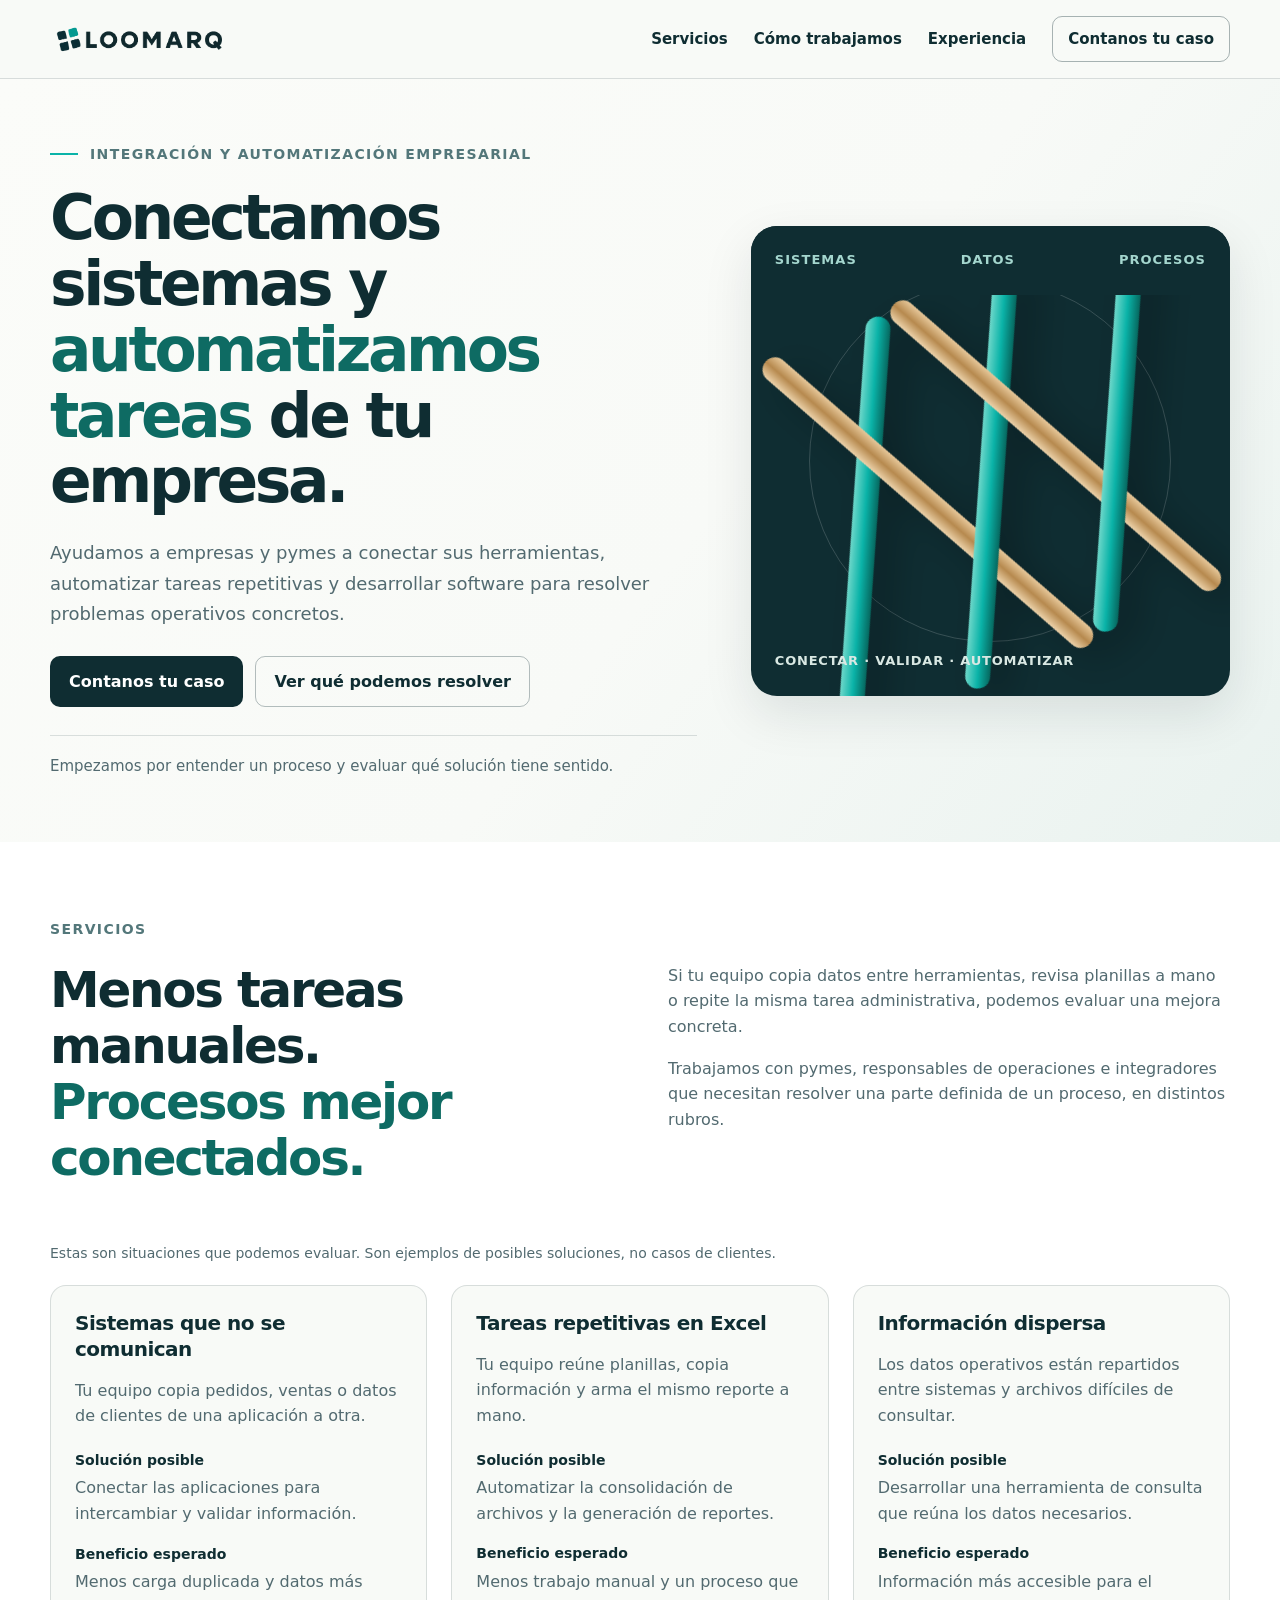
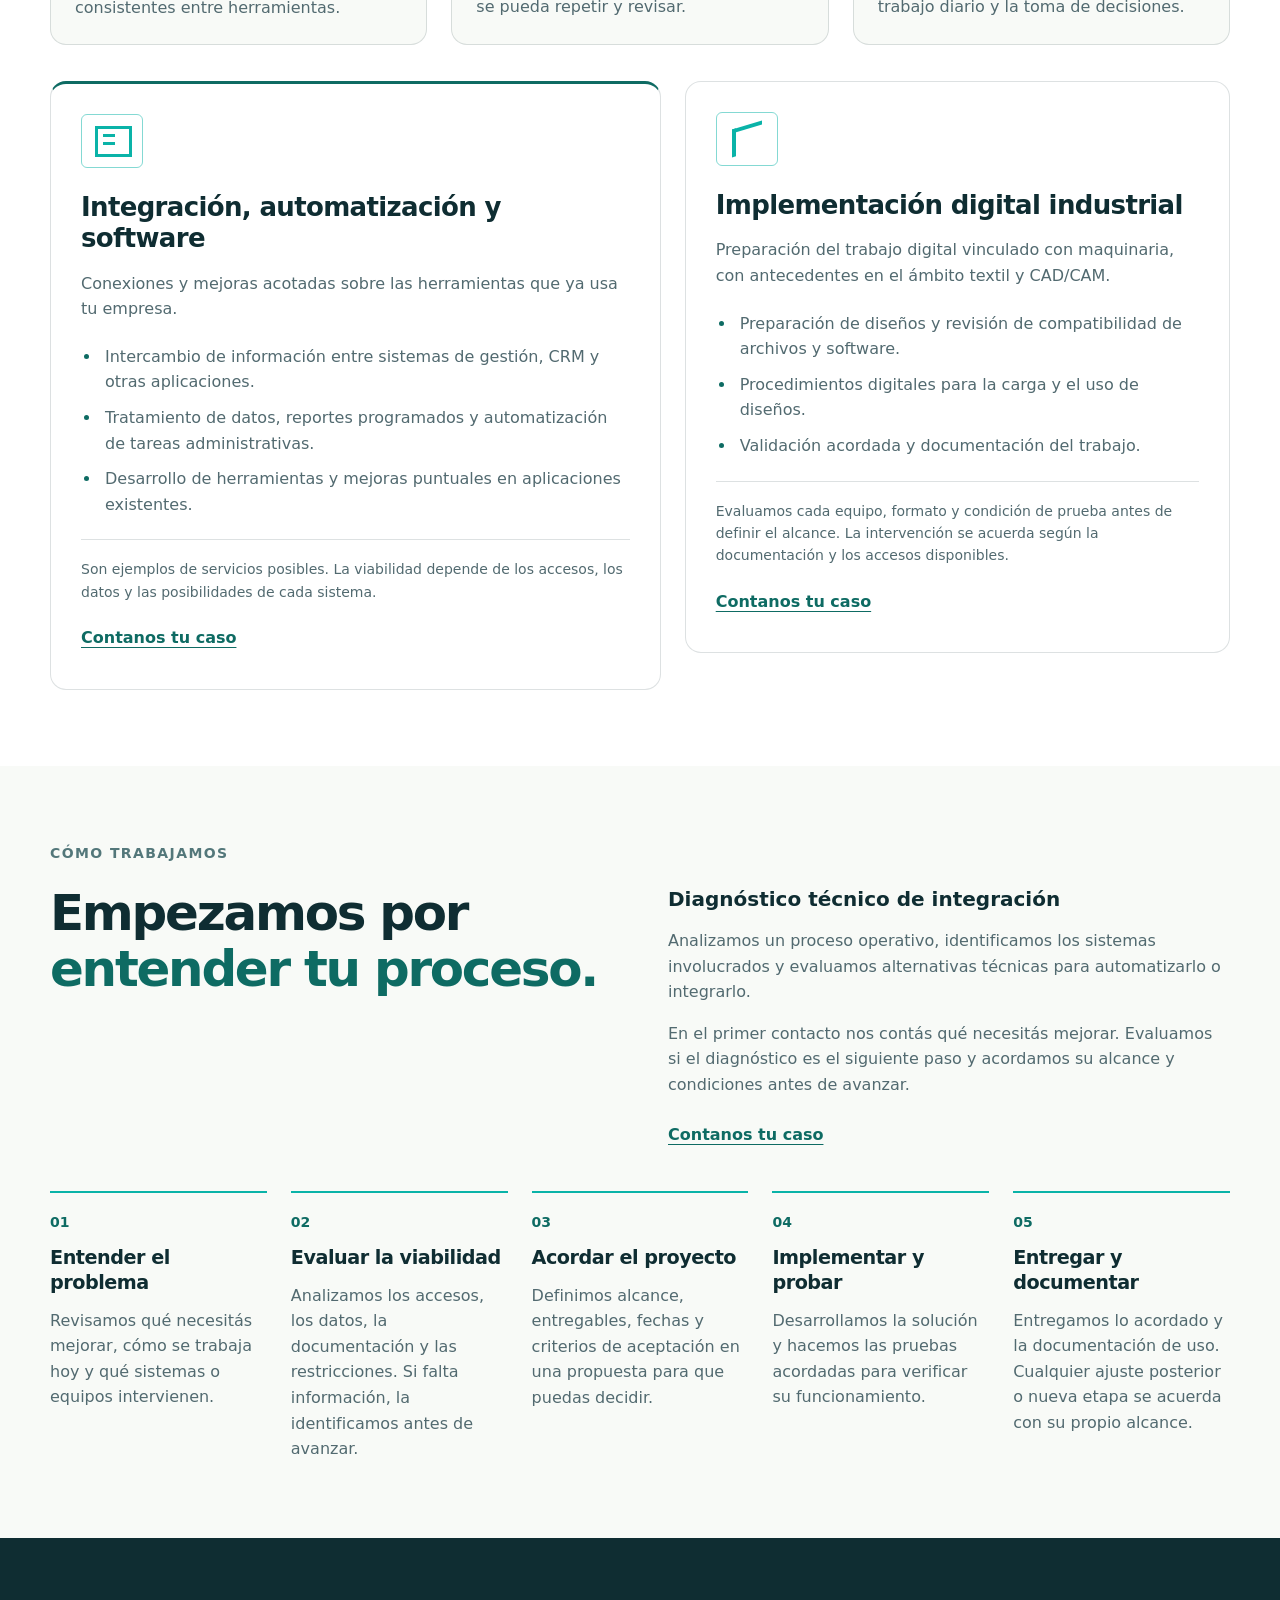
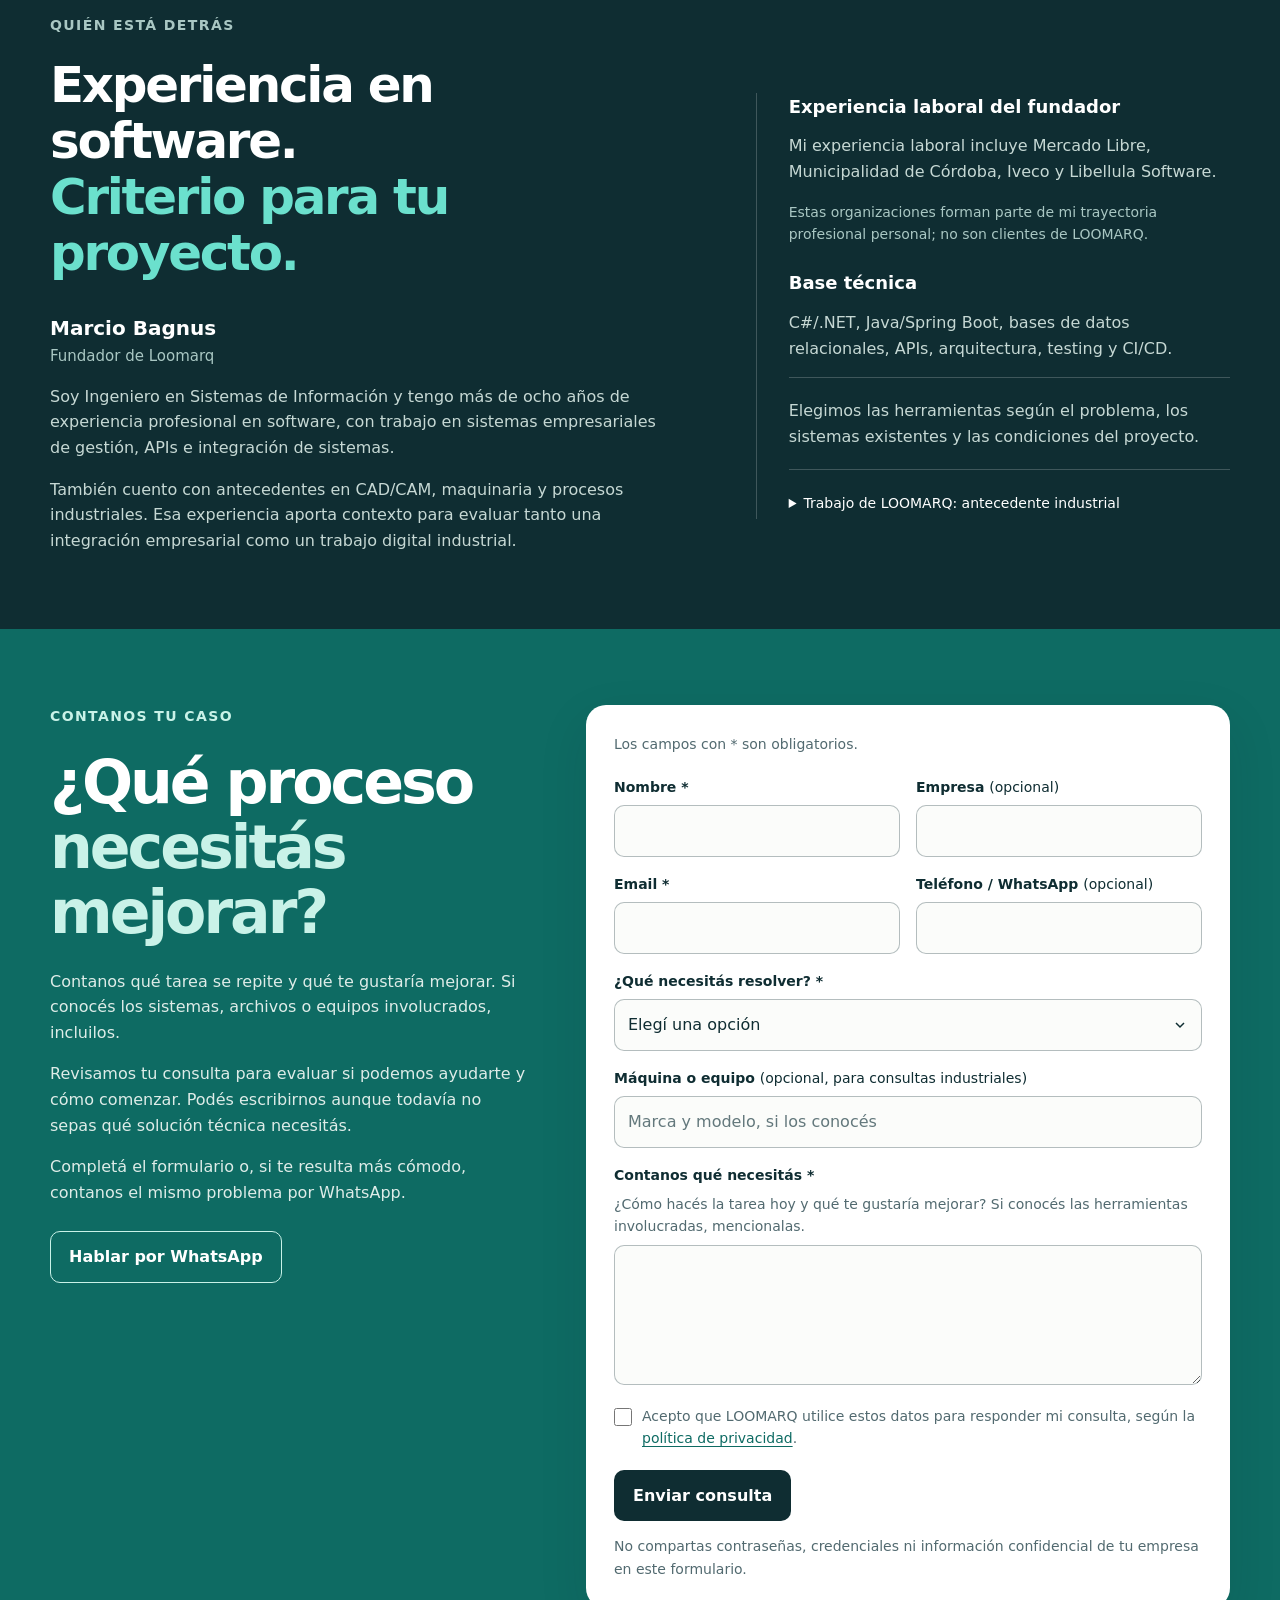
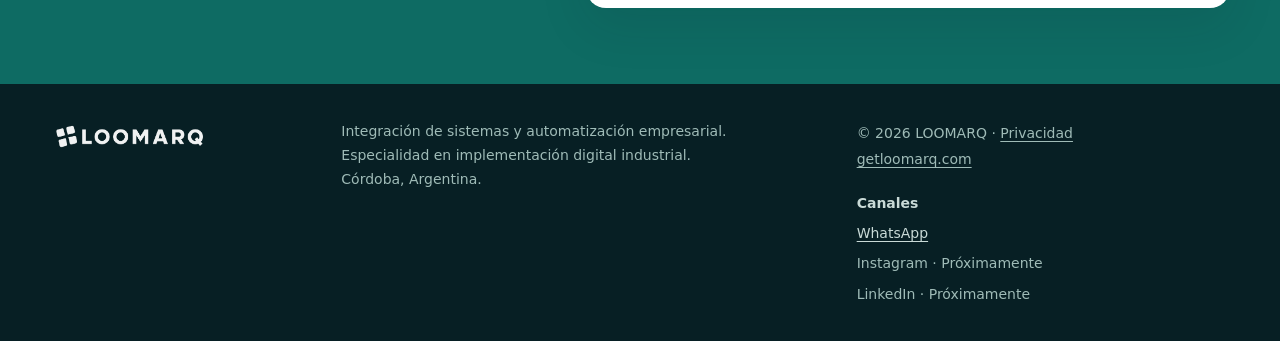
<file: index.html>
<!doctype html>
<html lang="es-AR">
<head>
  <meta charset="utf-8">
  <meta name="viewport" content="width=device-width,initial-scale=1">
  <title>LOOMARQ | Integración de sistemas y automatización empresarial</title>
  <meta name="description" content="Integramos sistemas, automatizamos tareas y desarrollamos software para resolver problemas operativos de empresas y pymes. Especialidad digital industrial.">
  <meta name="theme-color" content="#0f2d32">
  <link rel="canonical" href="https://getloomarq.com/">
  <meta property="og:type" content="website">
  <meta property="og:locale" content="es_AR">
  <meta property="og:site_name" content="LOOMARQ">
  <meta property="og:title" content="LOOMARQ | Integración de sistemas y automatización empresarial">
  <meta property="og:description" content="Integramos sistemas, automatizamos tareas y desarrollamos software para resolver problemas operativos de empresas y pymes. Especialidad digital industrial.">
  <meta property="og:url" content="https://getloomarq.com/">
  <meta property="og:image" content="https://getloomarq.com/assets/img/brand/loomarq-symbol-primary.png">
  <meta property="og:image:alt" content="Símbolo de LOOMARQ">
  <meta name="twitter:card" content="summary">
  <meta name="twitter:title" content="LOOMARQ | Integración de sistemas y automatización empresarial">
  <meta name="twitter:description" content="Integramos sistemas, automatizamos tareas y desarrollamos software para resolver problemas operativos de empresas y pymes. Especialidad digital industrial.">
  <meta name="twitter:image" content="https://getloomarq.com/assets/img/brand/loomarq-symbol-primary.png">
  <meta name="twitter:image:alt" content="Símbolo de LOOMARQ">
  <link rel="icon" href="./favicon.ico" sizes="any">
  <link rel="icon" type="image/png" sizes="32x32" href="./assets/icons/favicon-32x32.png">
  <link rel="apple-touch-icon" href="./assets/icons/apple-touch-icon.png">
  <link rel="manifest" href="./site.webmanifest">
  <link rel="stylesheet" href="./assets/css/styles.css">
  <script type="application/ld+json">{"@context":"https://schema.org","@type":"Organization","name":"LOOMARQ","url":"https://getloomarq.com/","logo":"https://getloomarq.com/assets/img/brand/loomarq-logo-primary.png","description":"Integración de sistemas y automatización de procesos empresariales mediante proyectos de alcance definido. Especialidad en implementación digital industrial.","areaServed":"AR","founder":{"@type":"Person","name":"Marcio Bagnus","jobTitle":"Ingeniero en Sistemas de Información"}}</script>
</head>
<body>
<a class="skip" href="#contenido">Ir al contenido</a>
<header class="header">
  <div class="wrap header__inner">
    <a class="brand" href="#inicio" aria-label="LOOMARQ, inicio"><img src="./assets/img/brand/loomarq-logo-primary.png" width="300" height="100" alt="LOOMARQ"></a>
    <button class="menu" data-menu type="button" hidden aria-label="Abrir menú" aria-controls="navegacion" aria-expanded="false">Menú <span aria-hidden="true">☰</span></button>
    <nav class="nav" id="navegacion" data-nav aria-label="Navegación principal">
      <a href="#soluciones">Servicios</a>
      <a href="#metodo">Cómo trabajamos</a>
      <a href="#experiencia">Experiencia</a>
      <a class="nav__cta" href="#contacto">Contanos tu caso</a>
    </nav>
  </div>
</header>
<main id="contenido">
  <section class="hero" id="inicio" aria-labelledby="portada-titulo">
    <div class="wrap hero__grid">
      <div>
        <p class="eyebrow">Integración y automatización empresarial</p>
        <h1 id="portada-titulo">Conectamos sistemas y <em>automatizamos tareas</em> de tu empresa.</h1>
        <p class="lead">Ayudamos a empresas y pymes a conectar sus herramientas, automatizar tareas repetitivas y desarrollar software para resolver problemas operativos concretos.</p>
        <div class="actions">
          <a class="btn btn--primary" href="#contacto">Contanos tu caso</a>
          <a class="btn btn--secondary" href="#soluciones">Ver qué podemos resolver</a>
        </div>
        <p class="hero__scope">Empezamos por entender un proceso y evaluar qué solución tiene sentido.</p>
      </div>
      <div class="machine-art" aria-hidden="true">
        <div class="machine-art__top"><span>SISTEMAS</span><span>DATOS</span><span>PROCESOS</span></div>
        <div class="braid"><span class="thread"></span><span class="thread"></span><span class="thread"></span><span class="thread"></span><span class="thread"></span></div>
        <div class="machine-art__caption">CONECTAR · VALIDAR · AUTOMATIZAR</div>
      </div>
    </div>
  </section>

  <section class="section section--white" id="soluciones" aria-labelledby="servicios-titulo">
    <div class="wrap">
      <p class="kicker">Servicios</p>
      <div class="section__head">
        <h2 id="servicios-titulo">Menos tareas manuales.<br><em>Procesos mejor conectados.</em></h2>
        <div class="section__copy" id="proposito">
          <p>Si tu equipo copia datos entre herramientas, revisa planillas a mano o repite la misma tarea administrativa, podemos evaluar una mejora concreta.</p>
          <p>Trabajamos con pymes, responsables de operaciones e integradores que necesitan resolver una parte definida de un proceso, en distintos rubros.</p>
        </div>
      </div>
      <p class="situations__intro">Estas son situaciones que podemos evaluar. Son ejemplos de posibles soluciones, no casos de clientes.</p>
      <div class="situations">
        <article class="situation">
          <h3>Sistemas que no se comunican</h3>
          <p>Tu equipo copia pedidos, ventas o datos de clientes de una aplicación a otra.</p>
          <dl>
            <dt>Solución posible</dt>
            <dd>Conectar las aplicaciones para intercambiar y validar información.</dd>
            <dt>Beneficio esperado</dt>
            <dd>Menos carga duplicada y datos más consistentes entre herramientas.</dd>
          </dl>
        </article>
        <article class="situation">
          <h3>Tareas repetitivas en Excel</h3>
          <p>Tu equipo reúne planillas, copia información y arma el mismo reporte a mano.</p>
          <dl>
            <dt>Solución posible</dt>
            <dd>Automatizar la consolidación de archivos y la generación de reportes.</dd>
            <dt>Beneficio esperado</dt>
            <dd>Menos trabajo manual y un proceso que se pueda repetir y revisar.</dd>
          </dl>
        </article>
        <article class="situation">
          <h3>Información dispersa</h3>
          <p>Los datos operativos están repartidos entre sistemas y archivos difíciles de consultar.</p>
          <dl>
            <dt>Solución posible</dt>
            <dd>Desarrollar una herramienta de consulta que reúna los datos necesarios.</dd>
            <dt>Beneficio esperado</dt>
            <dd>Información más accesible para el trabajo diario y la toma de decisiones.</dd>
          </dl>
        </article>
      </div>
      <div class="cards">
        <article class="card card--main">
          <div class="iconbox iconbox--software" aria-hidden="true"></div>
          <h3>Integración, automatización y software</h3>
          <p>Conexiones y mejoras acotadas sobre las herramientas que ya usa tu empresa.</p>
          <ul class="service-list">
            <li>Intercambio de información entre sistemas de gestión, CRM y otras aplicaciones.</li>
            <li>Tratamiento de datos, reportes programados y automatización de tareas administrativas.</li>
            <li>Desarrollo de herramientas y mejoras puntuales en aplicaciones existentes.</li>
          </ul>
          <p class="service-note">Son ejemplos de servicios posibles. La viabilidad depende de los accesos, los datos y las posibilidades de cada sistema.</p>
          <a class="text-link" href="#contacto">Contanos tu caso</a>
        </article>
        <article class="card">
          <div class="iconbox iconbox--design" aria-hidden="true"></div>
          <h3>Implementación digital industrial</h3>
          <p>Preparación del trabajo digital vinculado con maquinaria, con antecedentes en el ámbito textil y CAD/CAM.</p>
          <ul class="service-list">
            <li>Preparación de diseños y revisión de compatibilidad de archivos y software.</li>
            <li>Procedimientos digitales para la carga y el uso de diseños.</li>
            <li>Validación acordada y documentación del trabajo.</li>
          </ul>
          <p class="service-note">Evaluamos cada equipo, formato y condición de prueba antes de definir el alcance. La intervención se acuerda según la documentación y los accesos disponibles.</p>
          <a class="text-link" href="#contacto">Contanos tu caso</a>
        </article>
      </div>
    </div>
  </section>

  <section class="section" id="metodo" aria-labelledby="metodo-titulo">
    <div class="wrap">
      <p class="kicker">Cómo trabajamos</p>
      <div class="section__head">
        <h2 id="metodo-titulo">Empezamos por<br><em>entender tu proceso.</em></h2>
        <div class="section__copy">
          <h3 class="diagnosis-title">Diagnóstico técnico de integración</h3>
          <p>Analizamos un proceso operativo, identificamos los sistemas involucrados y evaluamos alternativas técnicas para automatizarlo o integrarlo.</p>
          <p>En el primer contacto nos contás qué necesitás mejorar. Evaluamos si el diagnóstico es el siguiente paso y acordamos su alcance y condiciones antes de avanzar.</p>
          <a class="text-link" href="#contacto">Contanos tu caso</a>
        </div>
      </div>
      <ol class="steps">
        <li class="step"><h3>Entender el problema</h3><p>Revisamos qué necesitás mejorar, cómo se trabaja hoy y qué sistemas o equipos intervienen.</p></li>
        <li class="step"><h3>Evaluar la viabilidad</h3><p>Analizamos los accesos, los datos, la documentación y las restricciones. Si falta información, la identificamos antes de avanzar.</p></li>
        <li class="step"><h3>Acordar el proyecto</h3><p>Definimos alcance, entregables, fechas y criterios de aceptación en una propuesta para que puedas decidir.</p></li>
        <li class="step"><h3>Implementar y probar</h3><p>Desarrollamos la solución y hacemos las pruebas acordadas para verificar su funcionamiento.</p></li>
        <li class="step"><h3>Entregar y documentar</h3><p>Entregamos lo acordado y la documentación de uso. Cualquier ajuste posterior o nueva etapa se acuerda con su propio alcance.</p></li>
      </ol>
    </div>
  </section>

  <section class="section section--dark" id="experiencia" aria-labelledby="experiencia-titulo">
    <div class="wrap">
      <p class="kicker">Quién está detrás</p>
      <div class="section__head experience">
        <div>
          <h2 id="experiencia-titulo">Experiencia en software.<br><em>Criterio para tu proyecto.</em></h2>
          <p class="founder">Marcio Bagnus <span>Fundador de Loomarq</span></p>
          <div class="section__copy">
            <p>Soy Ingeniero en Sistemas de Información y tengo más de ocho años de experiencia profesional en software, con trabajo en sistemas empresariales de gestión, APIs e integración de sistemas.</p>
            <p>También cuento con antecedentes en CAD/CAM, maquinaria y procesos industriales. Esa experiencia aporta contexto para evaluar tanto una integración empresarial como un trabajo digital industrial.</p>
          </div>
        </div>
        <div class="experience__background">
          <h3>Experiencia laboral del fundador</h3>
          <p>Mi experiencia laboral incluye Mercado Libre, Municipalidad de Córdoba, Iveco y Libellula Software.</p>
          <p class="experience__clarification">Estas organizaciones forman parte de mi trayectoria profesional personal; no son clientes de LOOMARQ.</p>
          <h3>Base técnica</h3>
          <p>C#/.NET, Java/Spring Boot, bases de datos relacionales, APIs, arquitectura, testing y CI/CD.</p>
          <p class="experience__note" id="evolucion">Elegimos las herramientas según el problema, los sistemas existentes y las condiciones del proyecto.</p>
          <details class="case-note">
            <summary>Trabajo de LOOMARQ: antecedente industrial</summary>
            <p>El antecedente inicial de LOOMARQ es la preparación de un diseño para una máquina automatizada. La documentación del trabajo y la autorización para compartir materiales están pendientes.</p>
          </details>
        </div>
      </div>
    </div>
  </section>

  <section class="section contact" id="contacto" aria-labelledby="contacto-titulo">
    <div class="wrap contact__grid">
      <div>
        <p class="kicker">Contanos tu caso</p>
        <h2 id="contacto-titulo">¿Qué proceso <em>necesitás mejorar?</em></h2>
        <p>Contanos qué tarea se repite y qué te gustaría mejorar. Si conocés los sistemas, archivos o equipos involucrados, incluilos.</p>
        <p>Revisamos tu consulta para evaluar si podemos ayudarte y cómo comenzar. Podés escribirnos aunque todavía no sepas qué solución técnica necesitás.</p>
        <p>Completá el formulario o, si te resulta más cómodo, contanos el mismo problema por WhatsApp.</p>
        <div class="actions"><a class="btn btn--secondary contact__whatsapp" id="contacto-whatsapp" href="https://wa.me/5493518017921?text=Hola%2C%20quiero%20consultar%20por%20un%20proyecto%20de%20integraci%C3%B3n%2C%20automatizaci%C3%B3n%20o%20implementaci%C3%B3n%20digital%20con%20LOOMARQ." target="_blank" rel="noopener noreferrer" aria-label="Hablar por WhatsApp (se abre en una nueva pestaña)">Hablar por WhatsApp</a></div>
      </div>
      <form class="form" name="evaluacion" method="POST" action="/" data-contact-form data-netlify="true" netlify-honeypot="bot-field" aria-label="Consulta por un proyecto">
        <input type="hidden" name="form-name" value="evaluacion">
        <p class="hidden" aria-hidden="true"><label>No completar: <input name="bot-field" tabindex="-1" autocomplete="off"></label></p>
        <div data-form-fields>
        <p class="form__intro">Los campos con * son obligatorios.</p>
        <div class="form__grid">
          <div class="field"><label for="nombre">Nombre *</label><input id="nombre" name="nombre" autocomplete="name" required></div>
          <div class="field"><label for="empresa">Empresa <span>(opcional)</span></label><input id="empresa" name="empresa" autocomplete="organization"></div>
          <div class="field"><label for="email">Email *</label><input id="email" name="email" type="email" autocomplete="email" required></div>
          <div class="field"><label for="telefono">Teléfono / WhatsApp <span>(opcional)</span></label><input id="telefono" name="telefono" type="tel" autocomplete="tel"></div>
          <div class="field field--full">
            <label for="etapa">¿Qué necesitás resolver? *</label>
            <select id="etapa" name="etapa" required>
              <option value="">Elegí una opción</option>
              <option value="Integración entre sistemas">Conectar sistemas</option>
              <option value="Automatización de tareas">Automatizar tareas repetitivas</option>
              <option value="Intercambio o tratamiento de datos">Ordenar o intercambiar datos</option>
              <option value="Implementación digital industrial">Resolver un proceso digital industrial</option>
              <option value="Otro problema">Necesito orientación / otro problema</option>
            </select>
          </div>
          <div class="field field--full"><label for="maquina">Máquina o equipo <span>(opcional, para consultas industriales)</span></label><input id="maquina" name="maquina" placeholder="Marca y modelo, si los conocés"></div>
          <div class="field field--full">
            <label for="mensaje">Contanos qué necesitás *</label>
            <p class="field__help" id="mensaje-ayuda">¿Cómo hacés la tarea hoy y qué te gustaría mejorar? Si conocés las herramientas involucradas, mencionalas.</p>
            <textarea id="mensaje" name="mensaje" required aria-describedby="mensaje-ayuda"></textarea>
          </div>
        </div>
        <div class="check"><input id="privacidad" type="checkbox" name="privacidad" required><label for="privacidad">Acepto que LOOMARQ utilice estos datos para responder mi consulta, según la <a href="./privacidad.html" target="_blank" rel="noopener">política de privacidad</a>.</label></div>
        <button class="btn btn--primary" type="submit" disabled>Enviar consulta</button>
        <p class="form__note">No compartas contraseñas, credenciales ni información confidencial de tu empresa en este formulario.</p>
        </div>
        <p class="form__status" data-form-status role="status" aria-live="polite" aria-atomic="true" tabindex="-1" hidden></p>
        <p class="form__note" data-form-unavailable>Si el formulario no está disponible o tenés JavaScript desactivado, podés <a class="text-link" href="#contacto-whatsapp">contarnos tu caso por WhatsApp</a>.</p>
      </form>
    </div>
  </section>
</main>
<footer class="footer">
  <div class="wrap footer__grid">
    <div class="footer__brand"><img src="./assets/img/brand/loomarq-logo-primary.png" alt="LOOMARQ" width="300" height="100"></div>
    <p>Integración de sistemas y automatización empresarial.<br>Especialidad en implementación digital industrial.<br>Córdoba, Argentina.</p>
    <div>
      <small>© <span data-year>2026</span> LOOMARQ · <a href="./privacidad.html">Privacidad</a><br><a href="https://getloomarq.com/">getloomarq.com</a></small>
      <section class="footer__channels" aria-labelledby="canales-titulo">
        <h2 id="canales-titulo" class="footer__channels-title">Canales</h2>
        <ul class="footer__channels-list">
          <li><a href="https://wa.me/5493518017921?text=Hola%2C%20quiero%20consultar%20por%20un%20proyecto%20de%20integraci%C3%B3n%2C%20automatizaci%C3%B3n%20o%20implementaci%C3%B3n%20digital%20con%20LOOMARQ." target="_blank" rel="noopener noreferrer" aria-label="WhatsApp (se abre en una nueva pestaña)">WhatsApp</a></li>
          <li><span class="footer__pending">Instagram · Próximamente</span></li>
          <li><span class="footer__pending">LinkedIn · Próximamente</span></li>
        </ul>
      </section>
    </div>
  </div>
</footer>
<script src="./assets/js/main.js" defer></script>
</body>
</html>
</file>
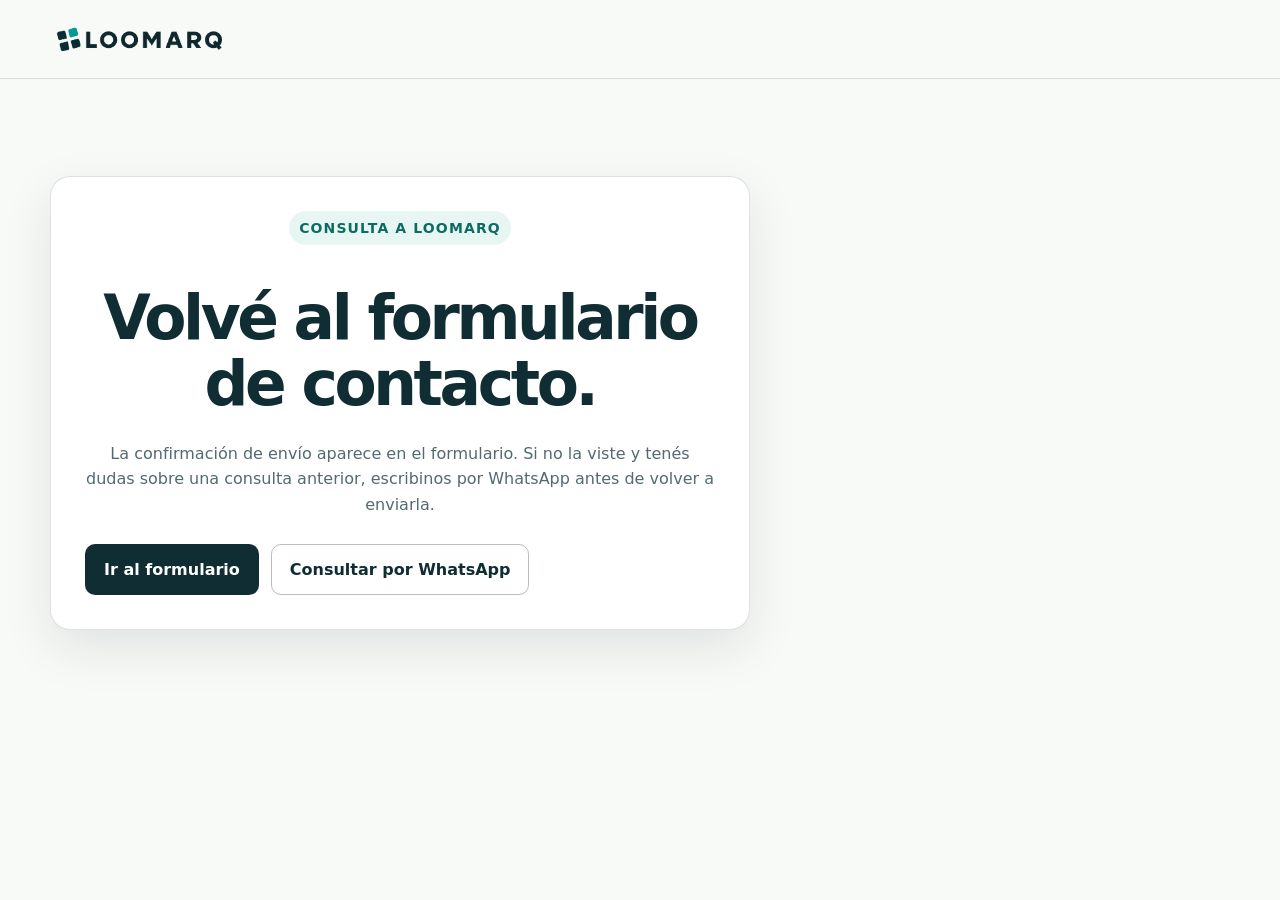
<file: gracias.html>
<!doctype html>
<html lang="es-AR">
<head>
  <meta charset="utf-8">
  <meta name="viewport" content="width=device-width,initial-scale=1">
  <title>Estado de tu consulta | LOOMARQ</title>
  <meta name="robots" content="noindex,nofollow">
  <link rel="icon" href="./favicon.ico">
  <link rel="stylesheet" href="./assets/css/styles.css">
</head>
<body>
  <header class="header"><div class="wrap header__inner"><a class="brand" href="./"><img src="./assets/img/brand/loomarq-logo-primary.png" alt="LOOMARQ"></a></div></header>
  <main class="thanks">
    <div class="wrap">
      <div class="case">
        <span class="case__tag">Consulta a LOOMARQ</span>
        <h1>Volvé al formulario de contacto.</h1>
        <p>La confirmación de envío aparece en el formulario. Si no la viste y tenés dudas sobre una consulta anterior, escribinos por WhatsApp antes de volver a enviarla.</p>
        <div class="actions">
          <a class="btn btn--primary" href="./#contacto">Ir al formulario</a>
          <a class="btn btn--secondary" href="https://wa.me/5493518017921" target="_blank" rel="noopener noreferrer" aria-label="Consultar por WhatsApp (se abre en una nueva pestaña)">Consultar por WhatsApp</a>
        </div>
      </div>
    </div>
  </main>
</body>
</html>
</file>
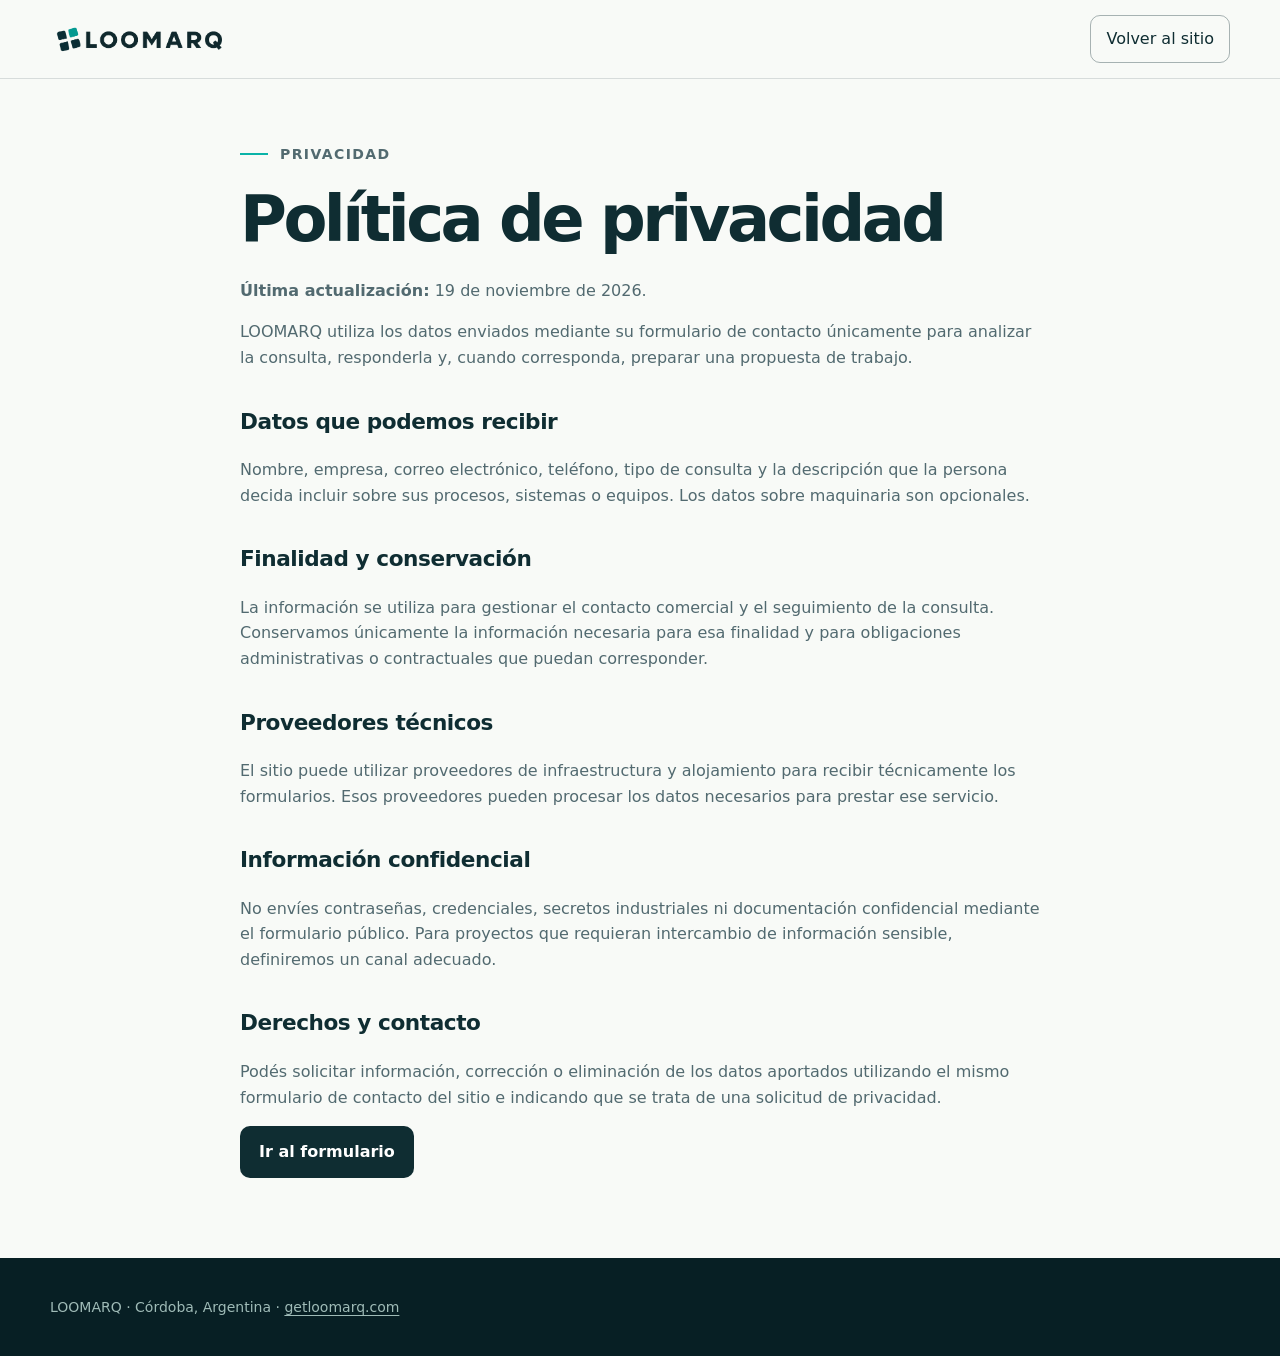
<file: privacidad.html>
<!doctype html><html lang="es-AR"><head><meta charset="utf-8"><meta name="viewport" content="width=device-width,initial-scale=1"><title>Privacidad | LOOMARQ</title><meta name="description" content="Política de privacidad de LOOMARQ."><meta name="robots" content="index,follow"><link rel="canonical" href="https://getloomarq.com/privacidad.html"><link rel="icon" href="./favicon.ico"><link rel="stylesheet" href="./assets/css/styles.css"></head><body><header class="header"><div class="wrap header__inner"><a class="brand" href="./"><img src="./assets/img/brand/loomarq-logo-primary.png" alt="LOOMARQ"></a><a class="nav__cta" href="./">Volver al sitio</a></div></header><main class="legal"><div class="wrap"><p class="eyebrow">Privacidad</p><h1>Política de privacidad</h1><p><strong>Última actualización:</strong> 19 de noviembre de 2026.</p><p>LOOMARQ utiliza los datos enviados mediante su formulario de contacto únicamente para analizar la consulta, responderla y, cuando corresponda, preparar una propuesta de trabajo.</p><h2>Datos que podemos recibir</h2><p>Nombre, empresa, correo electrónico, teléfono, tipo de consulta y la descripción que la persona decida incluir sobre sus procesos, sistemas o equipos. Los datos sobre maquinaria son opcionales.</p><h2>Finalidad y conservación</h2><p>La información se utiliza para gestionar el contacto comercial y el seguimiento de la consulta. Conservamos únicamente la información necesaria para esa finalidad y para obligaciones administrativas o contractuales que puedan corresponder.</p><h2>Proveedores técnicos</h2><p>El sitio puede utilizar proveedores de infraestructura y alojamiento para recibir técnicamente los formularios. Esos proveedores pueden procesar los datos necesarios para prestar ese servicio.</p><h2>Información confidencial</h2><p>No envíes contraseñas, credenciales, secretos industriales ni documentación confidencial mediante el formulario público. Para proyectos que requieran intercambio de información sensible, definiremos un canal adecuado.</p><h2>Derechos y contacto</h2><p>Podés solicitar información, corrección o eliminación de los datos aportados utilizando el mismo formulario de contacto del sitio e indicando que se trata de una solicitud de privacidad.</p><p><a class="btn btn--primary" href="./#contacto">Ir al formulario</a></p></div></main><footer class="footer"><div class="wrap"><small>LOOMARQ · Córdoba, Argentina · <a href="https://getloomarq.com/">getloomarq.com</a></small></div></footer></body></html>
</file>
<file: assets/css/styles.css>
:root {
  --ink: #0f2d32;
  --deep: #071f24;
  --teal: #0ab3a8;
  --teal-dark: #0e6b63;
  --mint: #c9f2e8;
  --paper: #f8faf7;
  --white: #fff;
  --slate: #526a70;
  --sand: #d6b57c;
  --line: rgba(15,45,50,.14);
  --shadow: 0 18px 50px rgba(7,31,36,.10);
  --max: 1180px;
}
* { box-sizing: border-box; }
html { scroll-behavior: smooth; scroll-padding-top: 100px; }
body {
  margin: 0;
  background: var(--paper);
  color: var(--ink);
  font-family: Inter,ui-sans-serif,system-ui,-apple-system,"Segoe UI",Roboto,Arial,sans-serif;
  line-height: 1.6;
  text-rendering: optimizeLegibility;
}
img { max-width: 100%; display: block; }
a { color: inherit; text-decoration: none; }
button,input,textarea,select { font: inherit; }
button,a { touch-action: manipulation; }
[hidden] { display: none !important; }
.wrap { width: min(var(--max),calc(100% - 44px)); margin-inline: auto; }
.skip {
  position: absolute;
  left: -9999px;
  top: 8px;
  background: white;
  padding: 10px 14px;
  border-radius: 8px;
  z-index: 999;
}
.skip:focus { left: 12px; }
.header {
  position: sticky;
  top: 0;
  z-index: 50;
  background: rgba(248,250,247,.96);
  backdrop-filter: blur(14px);
  border-bottom: 1px solid var(--line);
}
.header__inner { min-height: 78px; display: flex; align-items: center; justify-content: space-between; gap: 20px; }
.brand img { width: 180px; height: 36px; object-fit: cover; }
.nav { display: flex; align-items: center; gap: 26px; font-size: .9375rem; font-weight: 650; }
.nav a { transition: color .2s ease; }
.nav a:hover { color: var(--teal-dark); }
.nav__cta { padding: 10px 15px; border: 1px solid rgba(15,45,50,.35); border-radius: 10px; }
.menu { display: none; border: 1px solid var(--line); border-radius: 8px; background: transparent; padding: 9px 12px; color: var(--ink); cursor: pointer; }
.menu span { margin-left: 8px; }
.hero { background: linear-gradient(128deg,#fbfcf9 0%,#f8faf7 56%,#e9f2ef 100%); overflow: hidden; }
.hero__grid { display: grid; grid-template-columns: 1.35fr 1fr; gap: 54px; align-items: center; padding-block: 64px; }
.eyebrow,.kicker { font-weight: 800; letter-spacing: .1em; text-transform: uppercase; font-size: .875rem; color: #53777a; }
.eyebrow { display: flex; align-items: center; gap: 12px; }
.eyebrow::before { content: ""; display: block; flex: 0 0 28px; height: 2px; background: var(--teal); }
h1,h2,h3,p { margin-top: 0; }
h1 { font-size: clamp(2.8rem,4.8vw,4.25rem); line-height: 1.07; letter-spacing: -.055em; margin: 20px 0 24px; font-weight: 800; }
h1 em,h2 em { font-style: normal; color: var(--teal-dark); }
.lead { font-size: 1.125rem; line-height: 1.7; color: var(--slate); max-width: 610px; }
.actions { display: flex; align-items: center; flex-wrap: wrap; gap: 12px; margin-top: 26px; }
.btn {
  display: inline-flex;
  align-items: center;
  justify-content: center;
  min-height: 48px;
  padding: 12px 18px;
  border-radius: 10px;
  border: 1px solid transparent;
  font-weight: 750;
  font-size: 1rem;
  text-align: center;
  cursor: pointer;
  transition: transform .2s ease,background .2s ease,border-color .2s ease;
}
.btn:hover { transform: translateY(-2px); }
.btn--primary { background: var(--ink); color: white; }
.btn--primary:hover { background: var(--teal-dark); }
.btn--secondary { border-color: rgba(15,45,50,.3); background: transparent; }
.btn--secondary:hover { border-color: var(--teal-dark); }
.btn:disabled { cursor: not-allowed; opacity: .7; transform: none; }
.form[aria-busy="true"] .btn { cursor: progress; }
.hero__scope { margin: 28px 0 0; padding-top: 18px; border-top: 1px solid var(--line); color: var(--slate); font-size: .9375rem; }
.machine-art { height: 470px; background: var(--ink); border-radius: 26px; position: relative; overflow: hidden; box-shadow: var(--shadow); }
.machine-art::after { content: ""; position: absolute; width: 360px; height: 360px; border: 1px solid rgba(255,255,255,.17); border-radius: 50%; left: 50%; top: 50%; transform: translate(-50%,-50%); }
.machine-art__top { position: absolute; inset: 0 0 auto; padding: 24px; display: flex; justify-content: space-between; gap: 12px; background: var(--ink); color: #a4d6ce; font-size: .8125rem; font-weight: 800; letter-spacing: .08em; z-index: 3; }
.braid { position: absolute; width: 390px; height: 300px; left: 50%; top: 50%; transform: translate(-50%,-49%) rotate(-24deg); filter: drop-shadow(12px 18px 18px rgba(0,0,0,.25)); z-index: 2; }
.thread { position: absolute; width: 25px; height: 430px; border-radius: 30px; background: linear-gradient(90deg,#6ed8ca,var(--teal),#06675e); }
.thread:nth-child(even) { background: linear-gradient(90deg,#ecd2aa,#b6894e,#e7c89a); }
.thread:nth-child(1) { left: 40px; top: -55px; transform: rotate(28deg); }
.thread:nth-child(2) { left: 110px; top: -55px; transform: rotate(-25deg); }
.thread:nth-child(3) { left: 180px; top: -55px; transform: rotate(28deg); }
.thread:nth-child(4) { left: 250px; top: -55px; transform: rotate(-25deg); }
.thread:nth-child(5) { left: 320px; top: -55px; transform: rotate(28deg); }
.machine-art__caption { position: absolute; left: 24px; right: 24px; bottom: 24px; color: #d9e8e3; font-size: .8125rem; letter-spacing: .06em; font-weight: 800; z-index: 3; }
.section { padding: 76px 0; }
.section--white { background: white; }
.section--dark { background: var(--ink); color: white; }
.kicker { margin-bottom: 22px; }
.section__head { display: grid; grid-template-columns: 1fr 1fr; gap: 56px; align-items: start; }
.section h2 { font-size: clamp(2.25rem,3.9vw,3.5rem); line-height: 1.12; letter-spacing: -.045em; margin-bottom: 24px; }
.section__copy { color: var(--slate); max-width: 620px; }
.section__copy p:last-child { margin-bottom: 0; }
.section--dark .section__copy { color: #c6d8d4; }
.section--dark h2 em { color: #6be0cd; }
.section--dark .kicker { color: #a9c7c3; }
.situations__intro { margin: 32px 0 20px; color: var(--slate); font-size: .875rem; }
.situations { display: grid; grid-template-columns: repeat(3,minmax(0,1fr)); gap: 24px; }
.situation { padding: 24px; border: 1px solid var(--line); border-radius: 16px; background: var(--paper); }
.situation h3 { font-size: 1.25rem; line-height: 1.3; letter-spacing: -.025em; margin-bottom: 16px; }
.situation p,.situation dd { color: var(--slate); }
.situation dl { margin: 20px 0 0; }
.situation dt { margin-top: 16px; font-size: .875rem; font-weight: 750; }
.situation dd { margin: 4px 0 0; }
.diagnosis-title { color: var(--ink); font-size: 1.25rem; line-height: 1.3; margin-bottom: 16px; }
.cards { display: grid; grid-template-columns: 1.12fr 1fr; gap: 24px; margin-top: 36px; align-items: start; }
.card { background: white; border: 1px solid var(--line); padding: 30px; border-radius: 16px; }
.card--main { border-top: 3px solid var(--teal-dark); }
.iconbox { width: 62px; height: 54px; border: 1px solid rgba(10,179,168,.5); margin: 0 0 24px; position: relative; border-radius: 6px; }
.iconbox::before,.iconbox::after { content: ""; position: absolute; }
.iconbox--design::before { inset: 12px 15px; border-left: 4px solid var(--teal); border-top: 4px solid var(--teal); transform: skewY(-17deg); }
.iconbox--software::before { width: 31px; height: 25px; border: 3px solid var(--teal); left: 13px; top: 11px; }
.iconbox--software::after { width: 12px; height: 3px; background: var(--teal); left: 21px; top: 19px; box-shadow: 0 8px 0 var(--teal); }
.card h3 { font-size: 1.625rem; line-height: 1.2; letter-spacing: -.025em; margin-bottom: 16px; }
.card p,.service-list { color: var(--slate); }
.service-list { padding-left: 20px; margin: 22px 0; }
.service-list li { padding-left: 4px; margin-bottom: 10px; }
.service-list li::marker { color: var(--teal-dark); }
.service-note { font-size: .875rem; padding-top: 18px; border-top: 1px solid var(--line); }
.text-link { display: inline-block; padding-block: 8px; color: var(--teal-dark); font-weight: 700; text-decoration: underline; text-underline-offset: 4px; }
.text-link:hover { color: var(--ink); }
.case-note { margin-top: 20px; padding-top: 18px; border-top: 1px solid var(--line); font-size: .875rem; color: var(--slate); }
.case-note summary { cursor: pointer; color: var(--ink); padding-block: 4px; }
.case-note p { margin: 12px 0 0; }
.section--dark .case-note { color: #c6d8d4; border-color: rgba(255,255,255,.2); }
.section--dark .case-note summary { color: white; }
.steps { display: grid; grid-template-columns: repeat(5,minmax(0,1fr)); gap: 24px; margin: 36px 0 0; padding: 0; list-style: none; counter-reset: steps; }
.step { border-top: 2px solid var(--teal); padding-top: 18px; counter-increment: steps; }
.step::before { content: counter(steps,decimal-leading-zero); display: block; font-weight: 800; font-size: .875rem; color: var(--teal-dark); }
.step h3 { font-size: 1.2rem; line-height: 1.3; letter-spacing: -.025em; margin: 12px 0; }
.step p { color: var(--slate); margin: 0; }
.experience { grid-template-columns: 1.15fr .85fr; align-items: center; gap: 64px; }
.founder { margin: 30px 0 16px; font-size: 1.25rem; font-weight: 750; }
.founder span { display: block; color: #a9c7c3; font-size: .9375rem; font-weight: 400; }
.experience__background { border-left: 1px solid rgba(255,255,255,.2); padding-left: 32px; color: #c6d8d4; }
.experience__background h3 { font-size: 1.125rem; color: white; margin: 24px 0 12px; }
.experience__background h3:first-child { margin-top: 0; }
.experience__clarification { font-size: .875rem; color: #a9c7c3; }
.experience__note { border-top: 1px solid rgba(255,255,255,.2); padding-top: 20px; margin-bottom: 0; }
.contact { background: var(--teal-dark); color: white; }
.contact__grid { display: grid; grid-template-columns: .85fr 1.15fr; gap: 60px; align-items: start; }
.contact h2 { font-size: clamp(2.65rem,4.7vw,4.25rem); line-height: 1.08; letter-spacing: -.05em; }
.contact h2 em { color: var(--mint); }
.contact .kicker { color: var(--mint); }
.contact p { color: #deece8; }
.form { background: white; color: var(--ink); border-radius: 20px; padding: 28px; box-shadow: var(--shadow); }
.form .form__intro { font-size: .875rem; color: var(--slate); margin-bottom: 20px; }
.form__grid { display: grid; grid-template-columns: 1fr 1fr; gap: 16px; }
.field { display: grid; gap: 7px; min-width: 0; }
.field--full { grid-column: 1/-1; }
.field label { font-size: .875rem; font-weight: 750; }
.field label span { font-weight: 400; }
.form .field__help { margin: 0; color: var(--slate); font-size: .875rem; }
.field input,.field textarea,.field select { width: 100%; min-width: 0; border: 1px solid rgba(15,45,50,.3); border-radius: 10px; background: #fbfcfa; padding: 12px 13px; color: var(--ink); }
.field input::placeholder,.field textarea::placeholder { color: #63787c; opacity: 1; }
.field select {
  appearance: none;
  padding-right: 38px;
  background-image: url("data:image/svg+xml,%3Csvg xmlns='http://www.w3.org/2000/svg' width='16' height='16' viewBox='0 0 16 16'%3E%3Cpath d='m4 6 4 4 4-4' fill='none' stroke='%230f2d32' stroke-width='1.5'/%3E%3C/svg%3E");
  background-repeat: no-repeat;
  background-position: right 13px center;
}
.field input:focus,.field textarea:focus,.field select:focus { border-color: var(--teal-dark); }
.field textarea { min-height: 140px; resize: vertical; }
.check { display: flex; gap: 10px; align-items: flex-start; font-size: .875rem; color: var(--slate); margin: 20px 0; }
.check input { flex-shrink: 0; width: 18px; height: 18px; margin: 3px 0 0; accent-color: var(--teal-dark); }
.check a { color: var(--teal-dark); text-decoration: underline; text-underline-offset: 3px; }
.form .form__note { font-size: .875rem; color: var(--slate); margin: 14px 0 0; }
.form .form__status { margin: 20px 0 0; padding: 14px 16px; border: 1px solid var(--line); border-radius: 10px; color: var(--ink); }
.form__status[data-state="success"] { background: #e7f6f2; border-color: var(--teal-dark); }
.form__status[data-state="error"] { background: var(--paper); border-color: var(--ink); }
.hidden { position: absolute; left: -9999px; width: 1px; height: 1px; overflow: hidden; }
.contact__whatsapp { border-color: var(--mint); }
.contact__whatsapp:hover { border-color: var(--white); background: rgba(255,255,255,.08); }
.contact__whatsapp:focus-visible { outline-color: var(--white); }
.footer { background: var(--deep); color: #c9dad7; padding: 36px 0; }
.footer__grid { display: grid; grid-template-columns: .7fr 1.3fr 1fr; gap: 30px; align-items: start; }
.footer__brand img { width: 160px; height: 32px; object-fit: cover; filter: brightness(0) invert(1); opacity: .95; }
.footer p,.footer small { font-size: .875rem; line-height: 1.7; color: #9fbbb7; }
.footer a { text-decoration: underline; text-underline-offset: 3px; }
.footer a:hover { color: white; }
.footer__channels { margin-top: 20px; font-size: .875rem; }
.footer__channels-title { font-size: inherit; margin: 0 0 8px; }
.footer__channels-list { display: grid; gap: 8px; list-style: none; padding: 0; margin: 0; }
.footer__pending { color: #9fbbb7; }
.legal { padding: 64px 0; }
.legal .wrap { max-width: 800px; }
.legal h1 { font-size: clamp(2.4rem,5vw,4rem); }
.legal h2 { font-size: 1.35rem; margin-top: 34px; letter-spacing: -.02em; }
.legal p,.legal li { color: var(--slate); }
.thanks { min-height: 72vh; display: grid; place-items: center; text-align: center; padding-block: 40px; }
.case { border: 1px solid var(--line); background: white; border-radius: 20px; padding: 34px; box-shadow: var(--shadow); }
.case__tag { display: inline-block; background: #e7f6f2; color: var(--teal-dark); font-size: .875rem; letter-spacing: .08em; text-transform: uppercase; font-weight: 800; border-radius: 999px; padding: 6px 10px; margin-bottom: 20px; }
.case p { color: var(--slate); }
.thanks .case { max-width: 700px; }
:focus-visible { outline: 3px solid var(--teal-dark); outline-offset: 4px; border-radius: 6px; }
.section--dark :focus-visible,.contact > .wrap > div :focus-visible { outline-color: var(--mint); }

@media (max-width: 1100px) {
  .hero__grid { gap: 32px; grid-template-columns: 1.4fr 1fr; }
  .steps { grid-template-columns: repeat(3,minmax(0,1fr)); }
  .contact__grid { gap: 36px; }
}
@media (max-width: 900px) {
  .header__inner { flex-wrap: wrap; }
  .menu:not([hidden]) { display: block; margin-left: auto; }
  .nav { flex-basis: 100%; padding-bottom: 16px; flex-wrap: wrap; gap: 16px; }
  .nav--collapsible { display: none; }
  .nav--collapsible.open { display: grid; position: absolute; top: 100%; left: 0; right: 0; background: var(--paper); padding: 16px 22px; border-bottom: 1px solid var(--line); gap: 8px; }
  .nav.open a { padding: 10px 12px; }
  .hero__grid { grid-template-columns: 1.45fr 1fr; padding-block: 48px; }
  h1 { font-size: clamp(2.6rem,5vw,3.5rem); }
  .eyebrow { font-size: .8125rem; }
  .machine-art { height: 360px; }
  .machine-art__top { padding: 20px 16px; font-size: .75rem; letter-spacing: 0; }
  .machine-art__caption { left: 16px; right: 16px; font-size: .75rem; letter-spacing: 0; }
  .braid { transform: translate(-50%,-50%) rotate(-24deg) scale(.8); }
  .section { padding: 60px 0; }
  .section__head,.experience,.contact__grid { grid-template-columns: 1fr; gap: 24px; }
  .section__copy { max-width: none; }
  .cards { gap: 16px; }
  .situations { grid-template-columns: 1fr; gap: 16px; }
  .card { padding: 24px; }
  .experience__background { padding: 24px 0 0; border-left: 0; border-top: 1px solid rgba(255,255,255,.2); }
  .contact__grid { gap: 32px; }
  .contact__grid > div { max-width: 620px; }
  .footer__grid { grid-template-columns: 1fr 1fr; }
  .footer__brand { grid-column: 1/-1; }
}
@media (max-width: 680px) {
  .hero__grid { grid-template-columns: 1fr; }
  .machine-art { height: 220px; }
  .braid { transform: translate(-50%,-50%) rotate(-24deg) scale(.65); }
  .machine-art__top { padding-inline: 24px; }
  .machine-art__caption { left: 24px; }
  .cards { grid-template-columns: 1fr; margin-top: 28px; }
  .steps { grid-template-columns: repeat(2,minmax(0,1fr)); }
}
@media (max-width: 480px) {
  .wrap { width: min(var(--max),calc(100% - 32px)); }
  .brand img { width: 150px; height: 32px; }
  .hero__grid { padding-block: 36px; gap: 28px; }
  h1 { font-size: clamp(2.3rem,9.6vw,2.8rem); }
  .eyebrow::before { flex-basis: 16px; }
  .eyebrow { letter-spacing: .05em; gap: 8px; }
  .hero .actions { align-items: stretch; flex-direction: column; }
  .section { padding: 48px 0; }
  .section h2 { font-size: 2.25rem; }
  .steps { grid-template-columns: 1fr; gap: 24px; margin-top: 28px; }
  .card { padding: 24px 20px; }
  .form { padding: 24px 20px; }
  .form__grid,.footer__grid { grid-template-columns: 1fr; }
  .field--full { grid-column: auto; }
  .form .btn { width: 100%; }
  .case { padding: 24px 20px; }
  .thanks h1 { font-size: 2.5rem; }
}
@media (prefers-reduced-motion: reduce) {
  html { scroll-behavior: auto; }
  .btn,.nav a { transition: none; }
  .btn:hover { transform: none; }
}
</file>
